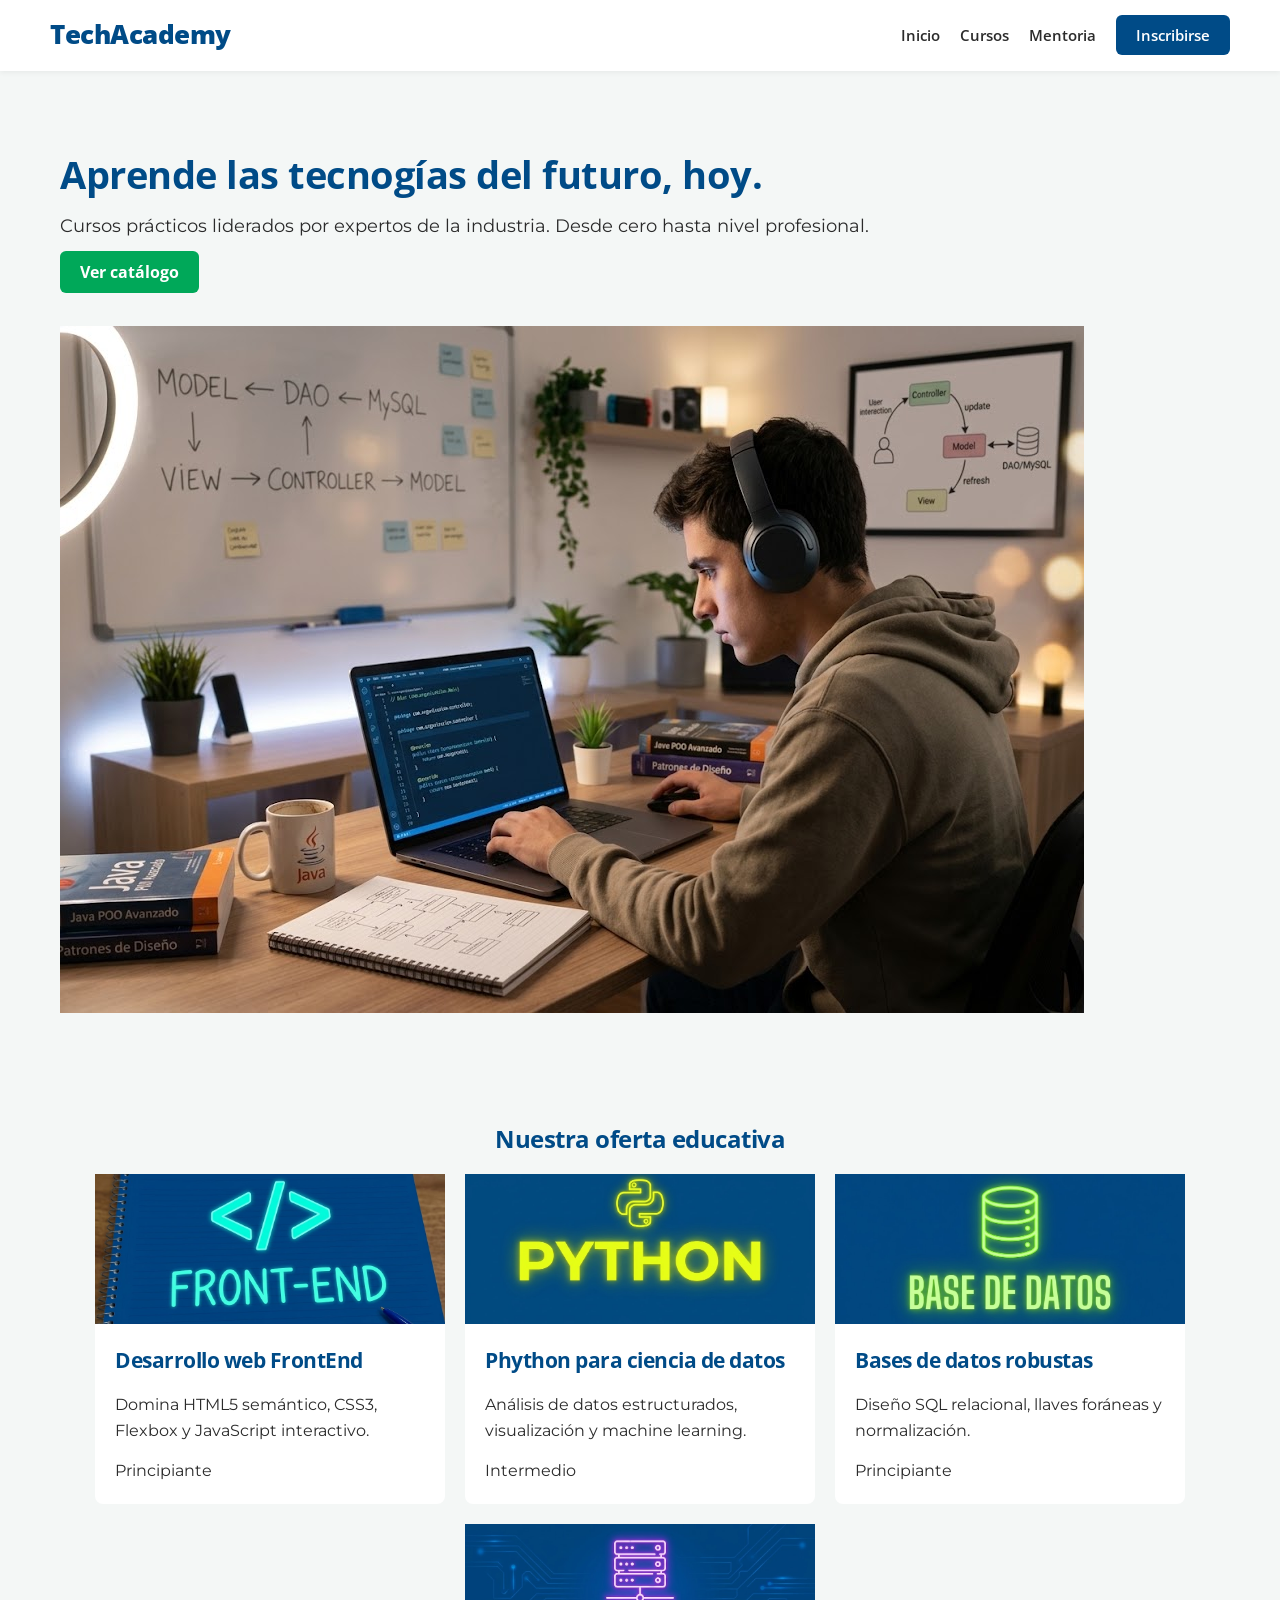
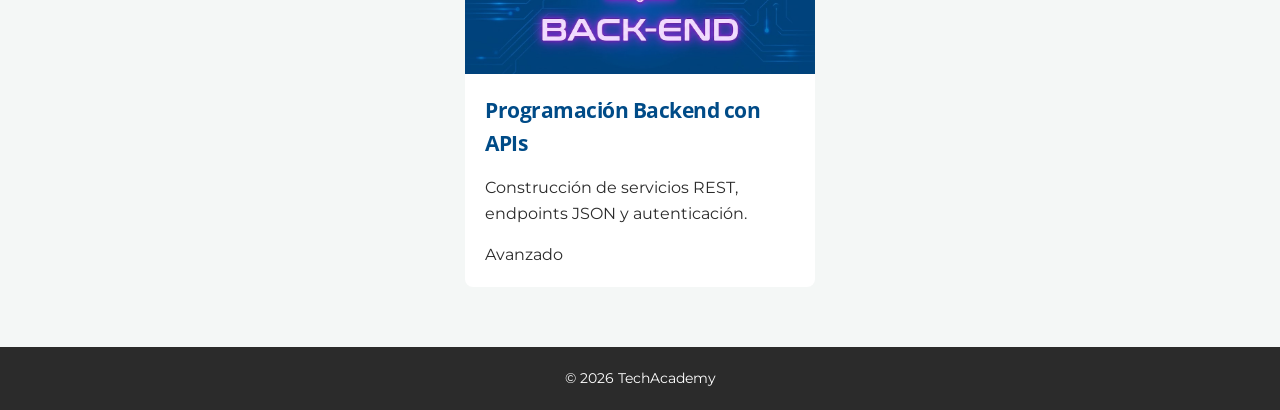
<file: index.html>
<!DOCTYPE html>
<html lang="es">
<head>
    <meta charset="UTF-8">
    <meta name="viewport" content="width=device-width, initial-scale=1.0">
    <title>TechAcademy</title>
    <link rel="stylesheet" href="CSS/miEstilo.css">
    <!-- Tipografia -->
    <link rel="preconnect" href="https://fonts.googleapis.com">
    <link rel="preconnect" href="https://fonts.gstatic.com" crossorigin>
    <link href="https://fonts.googleapis.com/css2?family=Open+Sans:ital,wght@0,300..800;1,300..800&display=swap" rel="stylesheet">

</head>
<body>
    <header>
        <div id="logo">
            <h1>TechAcademy</h1>
        </div>
        <nav class="menu">
            <ul>
                <li><a href="index.html">Inicio</a></li>
                <li><a href="cursos.html">Cursos</a></li>
                <li><a href="mentoria.html">Mentoria</a></li>
                <li><a href="inscripcion.html" class="btn_destacado">Inscribirse</a></li>
            </ul>
        </nav>
    </header>
    <!-- Zona contenidos -->
    <main>
        <section class="hero">
            <div class="hero-contenido">
                <h2>Aprende las tecnogías del futuro, hoy.</h2>
                <p>Cursos prácticos liderados por expertos de la industria. Desde cero hasta nivel profesional.</p>
                <a href="#catalogo" class="btn_accion">Ver catálogo</a>
            </div>
            <div class="hero-imagen">
                <img src="Images/img1.jpg" alt="Estudiante programador">
            </div>
        </section>
        <section id="catalogo">
            <h2>Nuestra oferta educativa</h2>
            <div class="grid_cursos">
                <article class="tarjeta_curso">
                    <img src="Images/img2.jpg" alt="FronEnd">
                    <div class="info_curso">
                        <h3>Desarrollo web FrontEnd</h3>
                        <p>Domina HTML5 semántico, CSS3, Flexbox y JavaScript interactivo.</p>
                        <span class="+info">Principiante</span>
                    </div>
                </article>

                <article class="tarjeta_curso">
                    <img src="Images/img3.jpg" alt="Phython">
                    <div class="info_curso">
                        <h3>Phython para ciencia de datos</h3>
                        <p>Análisis de datos estructurados, visualización y machine learning.</p>
                        <span class="+info">Intermedio</span>
                    </div>
                </article>
                
                <article class="tarjeta_curso">
                    <img src="Images/img4.jpg" alt="Bases de datos">
                    <div class="info_curso">
                        <h3>Bases de datos robustas</h3>
                        <p>Diseño SQL relacional, llaves foráneas y normalización.</p>
                        <span class="+info">Principiante</span>
                    </div>
                </article>

                <article class="tarjeta_curso">
                    <img src="Images/img5.jpg" alt="Backend con APIs">
                    <div class="info_curso">
                        <h3>Programación Backend con APIs</h3>
                        <p>Construcción de servicios REST, endpoints JSON y autenticación.</p>
                        <span class="+info">Avanzado</span>
                    </div>
                </article>
                
            </div>
        </section>
    </main>
    <footer>
        <p>&copy; 2026 TechAcademy</p>
    </footer>
</body>
</html>
</file>
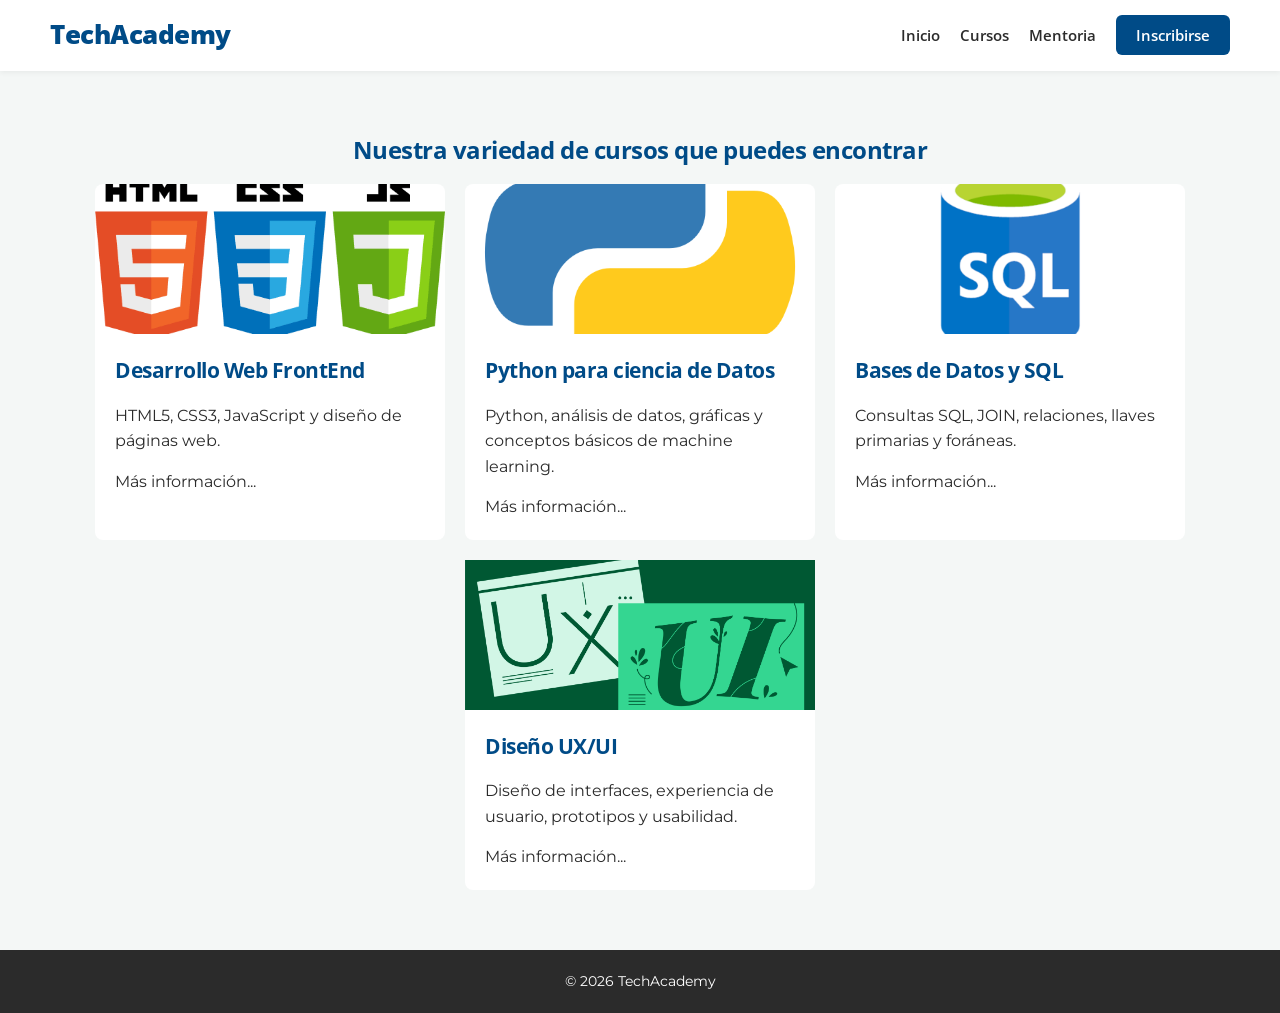
<file: cursos.html>
<!DOCTYPE html>
<html lang="es">
<head>
    <meta charset="UTF-8">
    <meta name="viewport" content="width=device-width, initial-scale=1.0">
    <title>TechAcademy</title>
    <link rel="stylesheet" href="CSS/miEstilo.css">
    <!-- Tipografia -->
    <link rel="preconnect" href="https://fonts.googleapis.com">
    <link rel="preconnect" href="https://fonts.gstatic.com" crossorigin>
    <link href="https://fonts.googleapis.com/css2?family=Open+Sans:ital,wght@0,300..800;1,300..800&display=swap" rel="stylesheet">
</head>
<body>
    <header>
        <div id="logo">
            <h1>TechAcademy</h1>
        </div>
        <nav class="menu">
            <ul>
                <li><a href="index.html">Inicio</a></li>
                <li><a href="cursos.html">Cursos</a></li>
                <li><a href="mentoria.html">Mentoria</a></li>
                <li><a href="inscripcion.html" class="btn_destacado">Inscribirse</a></li>
            </ul>
        </nav>
    </header>

    <!-- Contenido de cursos -->
<main>
        <section id="catalogo">
            <h2>Nuestra variedad de cursos que puedes encontrar</h2>
            <div class="grid_cursos">
                <article class="tarjeta_curso">
                    <img src="Images/img7.webp" alt="FronEnd">
                    <div class="info_curso">
                        <h3>Desarrollo Web FrontEnd</h3>
                        <p>HTML5, CSS3, JavaScript y diseño de páginas web.</p>
                        <span class="+info">Más información...</span>
                    </div>
                </article>

                <article class="tarjeta_curso">
                    <img src="Images/img8.png" alt="Phython">
                    <div class="info_curso">
                        <h3>Python para ciencia de Datos</h3>
                        <p>Python, análisis de datos, gráficas y conceptos básicos de machine learning.</p>
                        <span class="+info">Más información...</span>
                    </div>
                </article>
                
                <article class="tarjeta_curso">
                    <img src="Images/img9.png" alt="Bases de datos">
                    <div class="info_curso">
                        <h3>Bases de Datos y SQL</h3>
                        <p>Consultas SQL, JOIN, relaciones, llaves primarias y foráneas.</p>
                        <span class="+info">Más información...</span>
                    </div>
                </article>

                <article class="tarjeta_curso">
                    <img src="Images/img10.png" alt="Backend con APIs">
                    <div class="info_curso">
                        <h3>Diseño UX/UI</h3>
                        <p>Diseño de interfaces, experiencia de usuario, prototipos y usabilidad.</p>
                        <span class="+info">Más información...</span>
                    </div>
    </main>
    <footer>
        <p>&copy; 2026 TechAcademy</p>
    </footer>
</body>
</html>
</file>
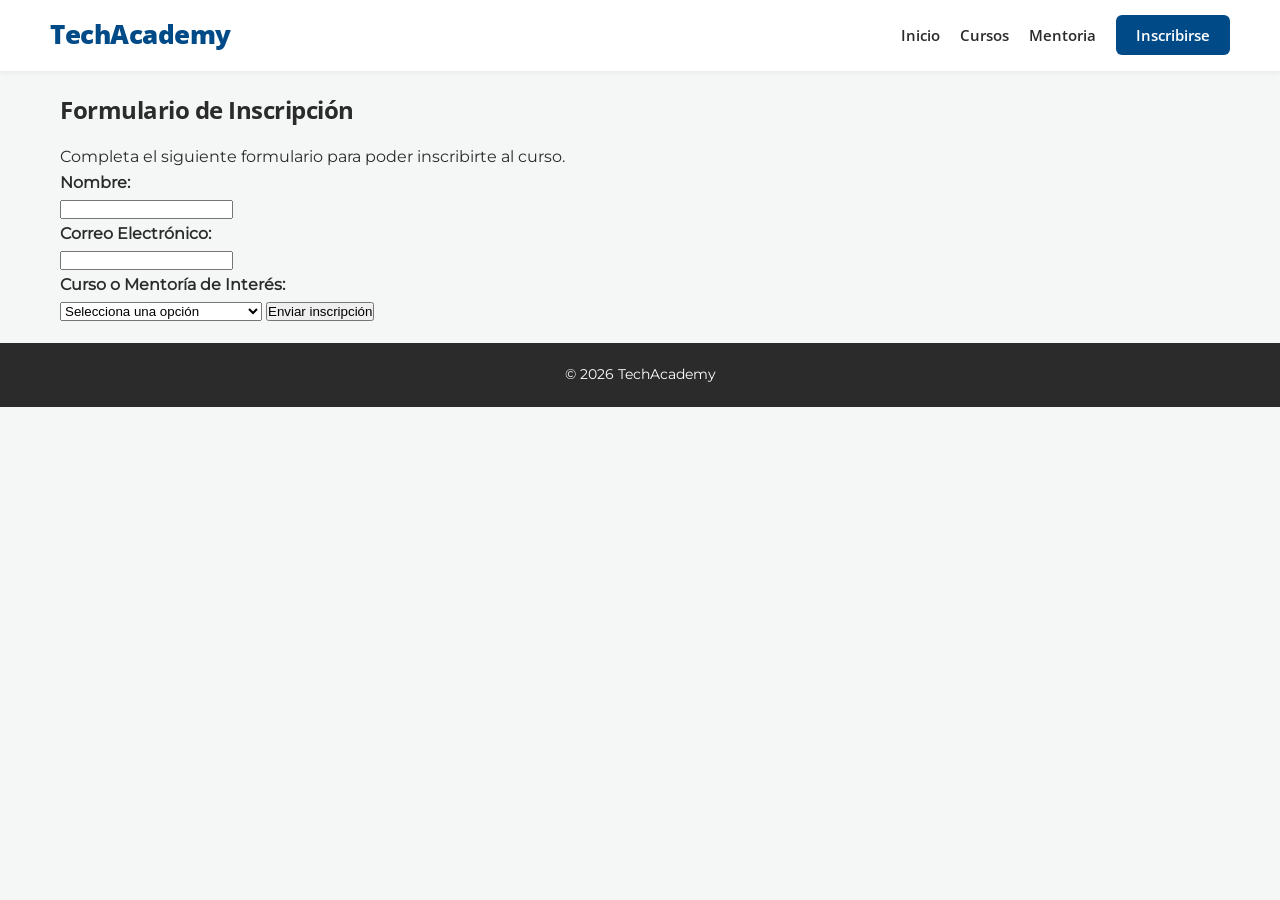
<file: inscripcion.html>
<!DOCTYPE html>
<html lang="es">
<head>
    <meta charset="UTF-8">
    <meta name="viewport" content="width=device-width, initial-scale=1.0">
    <title>TechAcademy</title>
    <link rel="stylesheet" href="CSS/miEstilo.css">
    <!-- Tipografia -->
    <link rel="preconnect" href="https://fonts.googleapis.com">
    <link rel="preconnect" href="https://fonts.gstatic.com" crossorigin>
    <link href="https://fonts.googleapis.com/css2?family=Open+Sans:ital,wght@0,300..800;1,300..800&display=swap" rel="stylesheet">
</head>
<body>
    <header>
        <div id="logo">
            <h1>TechAcademy</h1>
        </div>
        <nav class="menu">
            <ul>
                <li><a href="index.html">Inicio</a></li>
                <li><a href="cursos.html">Cursos</a></li>
                <li><a href="mentoria.html">Mentoria</a></li>
                <li><a href="inscripcion.html" class="btn_destacado">Inscribirse</a></li>
            </ul>
        </nav>
    </header>

    <!-- Contenido principal -->
    <main>
        <section class="inscripcion">
            <h2>Formulario de Inscripción</h2>
            <p class="descripcion">Completa el siguiente formulario para poder inscribirte al curso.</p>
            <form action="#" method="post" class="formulario_inscripcion">
                <label for="nombre"><h4>Nombre:</h4></label>
                <input type="text" id="nombre" name="nombre" required>

                <label for="email"><h4>Correo Electrónico:</h4></label>
                <input type="email" id="email" name="email" required>

                <label for="curso"><h4>Curso o Mentoría de Interés:</h4></label>
                <select id="curso" name="curso" required>
                    <option value="">Selecciona una opción</option>
                    <option value="frontend">Desarrollo web FrontEnd</option>
                    <option value="python">Phython para ciencia de datos</option>
                    <option value="bases">Bases de datos robustas</option>
                    <option value="backend">Desarrollo web BackEnd</option>
                    <option value="mentoria">Mentoría Personalizada</option>
                </select>

                <button type="submit" class="btn_enviar">Enviar inscripción</button>
            </form>
        </section>
    </main>
    <footer>
        <p>&copy; 2026 TechAcademy</p>
    </footer>
</body>
</html>
</file>
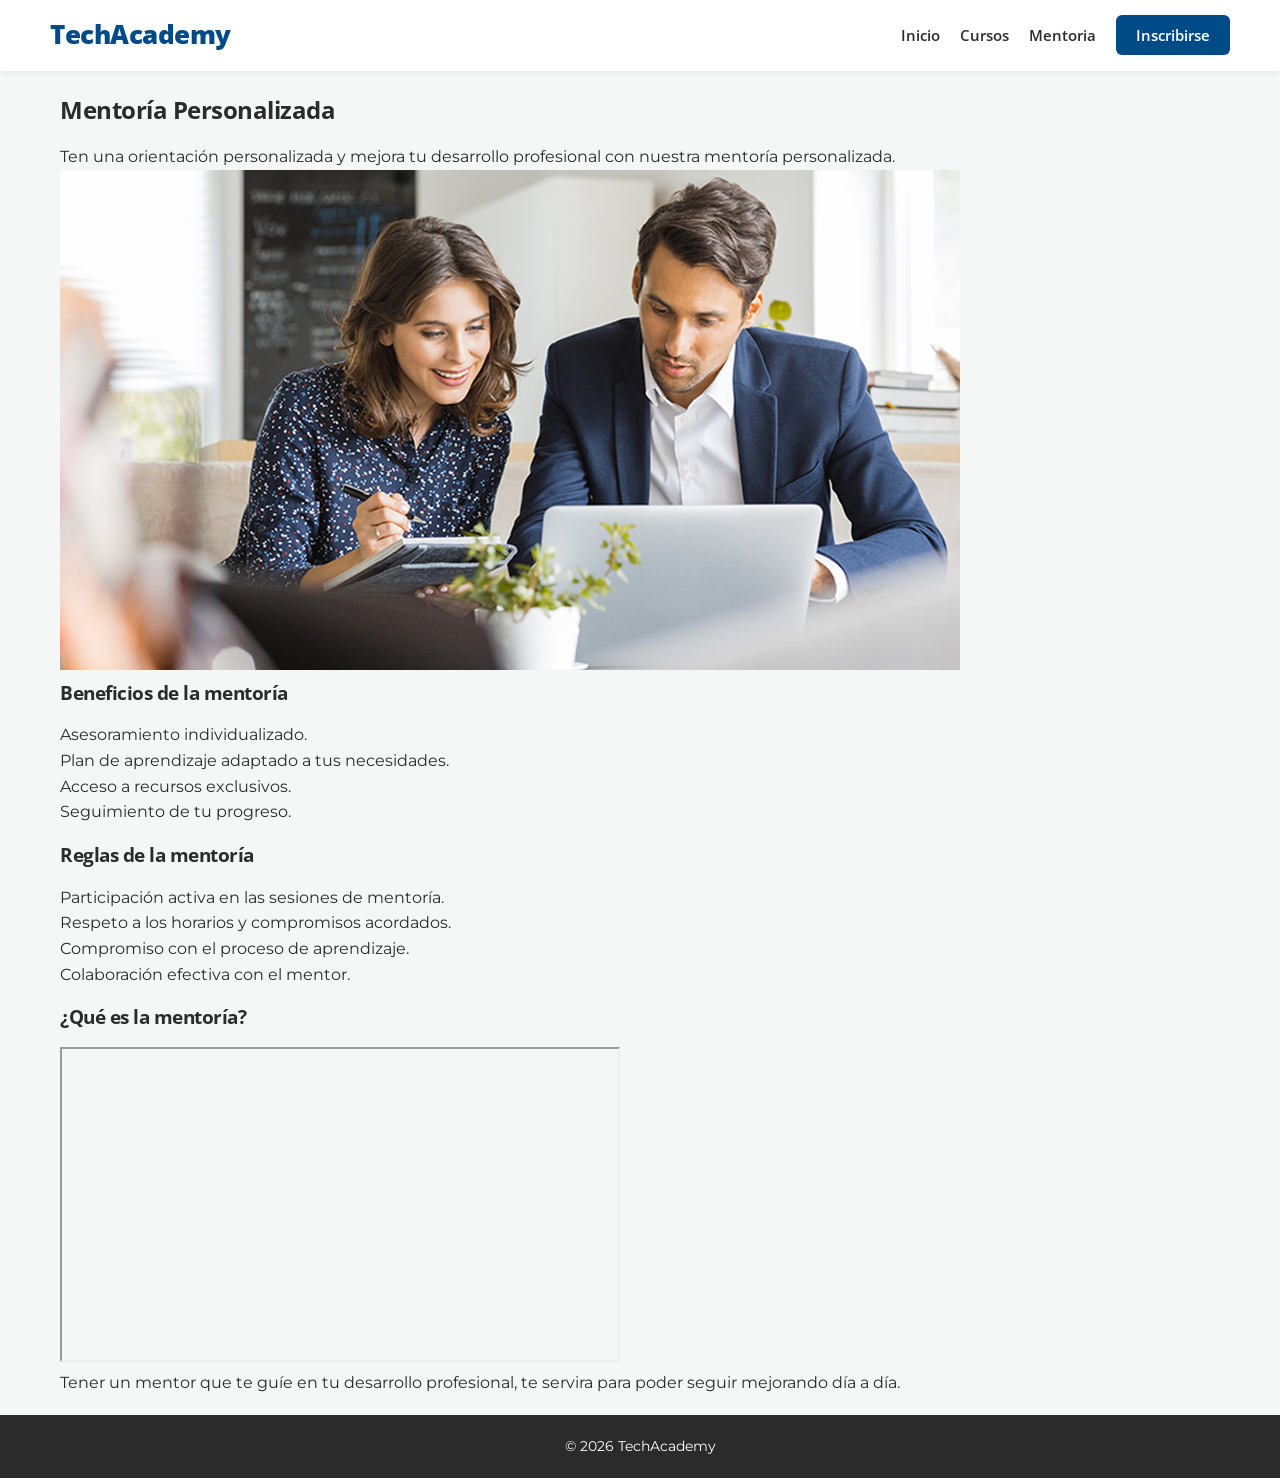
<file: mentoria.html>
<!DOCTYPE html>
<html lang="es">
<head>
    <meta charset="UTF-8">
    <meta name="viewport" content="width=device-width, initial-scale=1.0">
    <title>TechAcademy</title>
    <link rel="stylesheet" href="CSS/miEstilo.css">
    <!-- Tipografia -->
    <link rel="preconnect" href="https://fonts.googleapis.com">
    <link rel="preconnect" href="https://fonts.gstatic.com" crossorigin>
    <link href="https://fonts.googleapis.com/css2?family=Open+Sans:ital,wght@0,300..800;1,300..800&display=swap" rel="stylesheet">
</head>
<body>
    <header>
        <div id="logo">
            <h1>TechAcademy</h1>
        </div>
        <nav class="menu">
            <ul>
                <li><a href="index.html">Inicio</a></li>
                <li><a href="cursos.html">Cursos</a></li>
                <li><a href="mentoria.html">Mentoria</a></li>
                <li><a href="inscripcion.html" class="btn_destacado">Inscribirse</a></li>
            </ul>
        </nav>
    </header>

    <!-- Contenido principal -->
    <main>
        <section class="mentoria">
            <h2>Mentoría Personalizada</h2>
            <p class="descripcion">Ten una orientación personalizada y mejora tu desarrollo profesional con nuestra mentoría personalizada.</p>
            <div class="contenido_mentoria">
                <div class="mentoria_imagen">
                    <img src="Images/img6.webp" alt="Mentoría">
                </div>
                <div class="mentoria_info">
                    <h3>Beneficios de la mentoría</h3>
                    <ul>
                        <li>Asesoramiento individualizado.</li>
                        <li>Plan de aprendizaje adaptado a tus necesidades.</li>
                        <li>Acceso a recursos exclusivos.</li>
                        <li>Seguimiento de tu progreso.</li>
                    </ul>
    <!-- Reglas de la mentoría -->
                    <h3></h3> <!-- Este lo puse por que no recordaba como dejar un espacio en blanco -->

                    <h3>Reglas de la mentoría</h3>
                    <ul>
                        <li>Participación activa en las sesiones de mentoría.</li>
                        <li>Respeto a los horarios y compromisos acordados.</li>
                        <li>Compromiso con el proceso de aprendizaje.</li>
                        <li>Colaboración efectiva con el mentor.</li>
                    </ul>

                    <h3></h3>

                    <h3>¿Qué es la mentoría?</h3>
                    <iframe
                    src="https://www.youtube.com/embed/RaDFMid3kmU"
                    title="Mentoría Personalizada"
                    width="560" height="315" allowfullscreen>
                    </iframe>
                    <p>Tener un mentor que te guíe en tu desarrollo profesional, te servira para poder seguir mejorando día a día.</p>
                </article>
                </div>
        </section>
    </main>
    <footer>
        <p>&copy; 2026 TechAcademy</p>
    </footer>
</body>
</html>
</file>
<file: CSS/miEstilo.css>
@font-face{
    font-family: 'MonseDescargada';
    src: url('../fonts/Montserrat-Regular.ttf');
}

/*VARIABLES*/
:root{
    --color-principal: #004b87;
    --color-secundario: #00a859;
    --color-oscuro: #2b2b2b;
    --color-claro: #ffffff;
    --color-fondo: #f4f7f6;
    --color-borde: #e0e0e0;

    /*Tipografía en línea para títulos*/
    --fuente-titulos: 'Open Sans', sans-serif;
    /*Tipografía descargada (local) para cuerpos de texto*/
    --fuente-cuerpo: 'MonseDescargada', Arial, sans-serif;
}

*{
    margin: 0;
    padding: 0;
    box-sizing: border-box;
}

body{
    background-color: var(--color-fondo);
    color: var(--color-oscuro);
    line-height: 1.6;
    font-family: var(--fuente-cuerpo);
}

h1,h2,h3{
    font-family: var(--fuente-titulos);
    font-weight: 700;
    letter-spacing: -0.5px;
    margin-bottom: 15px;
}

ul{
    list-style: none;
}

a{
    text-decoration: none;
    color: var(--color-oscuro);
    font-family: var(--fuente-titulos);
}

header{
    background-color: var(--color-claro);
    padding: 15px 50px;
    display: flex;
    justify-content: space-between;
    align-items: center;
    box-shadow: 0 2px 5px rgba(0,0,0,0.05);
    position: sticky;
    top: 0;
    z-index: 1000;
}

#logo h1{
    color: var(--color-principal);
    font-size: 1.6rem;
    font-weight: 800;
    margin-bottom: 0;
}

.menu ul{
    display: flex;
    gap: 20px;
    align-items: center;
}

.menu a{
    font-size: 0.95rem;
    font-weight: 600;
}

.menu a:hover{
    color: var(--color-principal);
}

.btn_destacado, .btn_accion{
    padding: 10px 20px;
    border-radius: 6px;
    font-weight: 700;
}

.btn_destacado{
    background-color: var(--color-principal);
    color: var(--color-claro);
}

.btn_accion{
    background-color: var(--color-secundario);
    color: var(--color-claro);
}

.btn_accion:hover{
    background-color: var(--color-principal);
    color: var(--color-claro);
}

/* HERO */
.hero{
    display: flex;
    align-items: center;
    gap: 40px;
    padding: 60px 0;
    flex-wrap: wrap;
}

.hero-contenido, .hero-imagen{
    flex: 1 1 300px; /* Integra 3 atributos.- Crecer, Reducir, Tamaño base */ 
}

.img{
    width: 100%;
    height: auto;
    display: block;
}

.hero-contenido h2{
    font-size: 2.4rem;
    color: var(--color-principal);
    line-height: 1.2;
}

.hero-contenido p{
    font-size: 1.1rem;
    margin-bottom: 20px;
}

main{
    max-width: 1200px;
    margin: 0 auto;
    padding: 20px;
}

/* GRID DE CURSOS */
#catalogo{
    padding: 40px 0;
}

#catalogo h2{
    text-align: center;
    color: var(--color-principal);
}

.grid_cursos{
    display: flex;
    flex-wrap: wrap;
    gap: 20px;
    justify-content: center;
}

.tarjeta_curso{
    background-color: var(--color-claro);
    border: 19x solid var(--color-borde);
    border-radius: 8px;
    flex: 1 1 280px; /* Grow, Shrink, Basis */
    max-width: 350px;
    display: flex;
    flex-direction: column;
    /* AQUI EFECTO */
    transition: transform 0.5s ease, box-shadow 0.5 ease;
}

.tarjeta_curso:hover{
    transform: translateY(-5px);
    box-shadow: 0 6px 18px rgba(0, 0, 0, 0.08);
}

.tarjeta_curso img{
    width: 100%;
    height: 150px;
    object-fit: cover;
}

.info_curso{
    padding: 20px;
    flex-shrink: 1;
    display: flex;
    flex-direction: column;
}

.info_curso h3{
    font-size: 1.3rem;
    color: var(--color-principal);
}

.info_curso p{
    margin-bottom: 15px;
    flex-grow: 1;
    color: var(--color-oscuro);
}

.nivel{
    background-color: var(--color-fondo);
    color: var(--color-principal);
    font-family: var(--fuente-titulos);
    padding: 4px 10px;
    font-size: 0.75rem;
    font-weight: 700;
    text-transform: uppercase;
    align-self: flex-start;
}

/* FOOTER */
footer{
    background-color: var(--color-oscuro);
    color: var(--color-claro);
    text-align: center;
    padding: 20px;
    font-size: 0.9rem;
}
</file>
